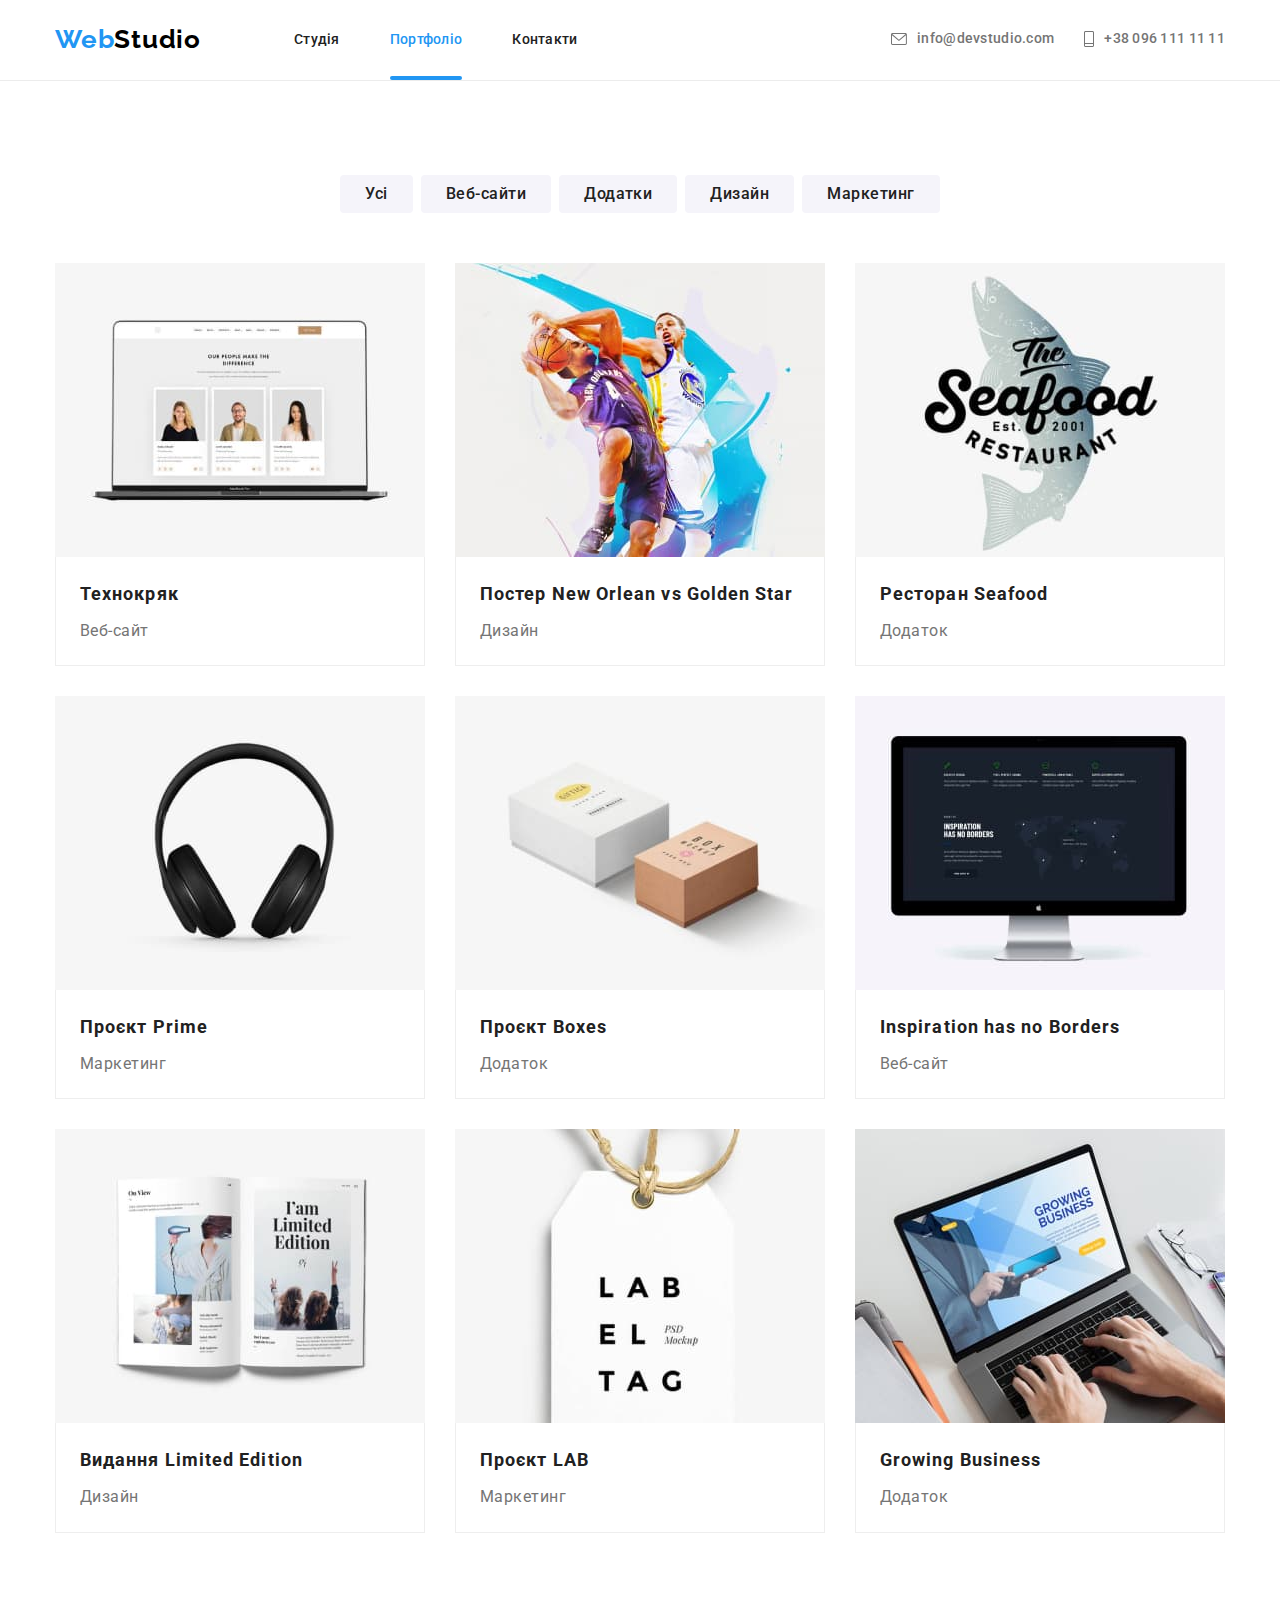
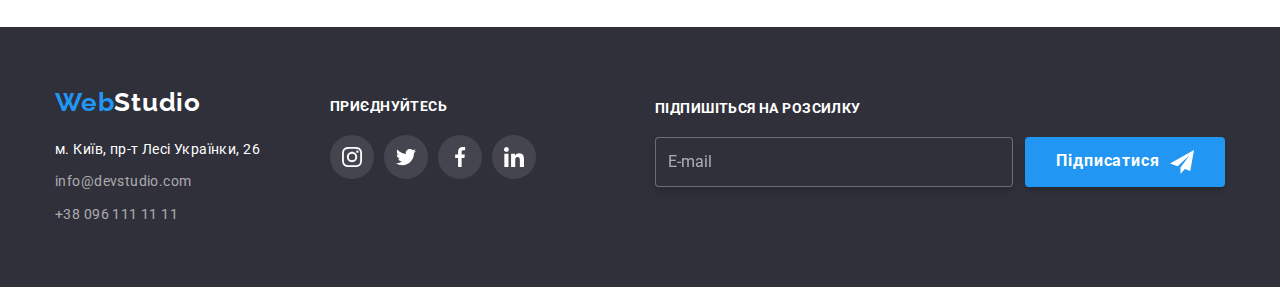
<file: portfolio.html>
<!DOCTYPE html>
<html lang="uk">
  <head>
    <meta charset="UTF-8" />
    <meta http-equiv="X-UA-Compatible" content="IE=edge" />
    <meta name="viewport" content="width=device-width, initial-scale=1.0" />
    <title>Портфоліо</title>
    <link
      rel="stylesheet"
      href="https://cdnjs.cloudflare.com/ajax/libs/modern-normalize/1.0.0/modern-normalize.min.css"
    />
    <link rel="stylesheet" href="./sass/main.min.css" />
    <link rel="preconnect" href="https://fonts.googleapis.com" />
    <link rel="preconnect" href="https://fonts.gstatic.com" crossorigin />
    <link
      href="https://fonts.googleapis.com/css2?family=Raleway:wght@700&family=Roboto:wght@400;500;700;900&display=swap"
      rel="stylesheet"
    />
  </head>
  <body>
    <header class="header">
      <div class="container">
        <nav class="header__menu">
          <a class="header__logo" href="./index.html" title="Home page"
            >Web<span>Studio</span></a
          >
          <ul class="header__nav">
            <li class="header__list">
              <a class="header__link" href="./index.html" title="Studio"
                >Студія</a
              >
            </li>
            <li class="header__list">
              <a
                class="header__link header__link--focus"
                href="./portfolio.html"
                title="Portfolio"
                >Портфоліо</a
              >
            </li>
            <li class="header__list">
              <a class="header__link" href="#" title="Contacts">Контакти</a>
            </li>
          </ul>
        </nav>
        <ul class="header__nav">
          <li class="header__contacts">
            <a class="link-contact" href="mailto:info@devstudio.com">
              <svg class="link-contact__icon" width="16" height="12">
                <use href="./images/icons.svg#icon-envelope-hover"></use>
              </svg>
              info@devstudio.com
            </a>
          </li>
          <li class="header__contacts">
            <a class="link-contact" href="tel:+380961111111">
              <svg class="link-contact__icon" width="10" height="16">
                <use href="./images/icons.svg#icon-Vector"></use>
              </svg>
              +38 096 111 11 11</a
            >
          </li>
        </ul>
      </div>
    </header>
    <main class="portfolio">
      <section class="portfolio-cards section-pading">
        <div class="container">
          <ul class="portfolio-buttons list-buttons">
            <li>
              <button
                class="portfolio-buttons__button portfolio-button"
                type="button"
              >
                Усі
              </button>
            </li>
            <li>
              <button
                class="portfolio-buttons__button portfolio-button"
                type="button"
              >
                Веб-сайти
              </button>
            </li>
            <li>
              <button
                class="portfolio-buttons__button portfolio-button"
                type="button"
              >
                Додатки
              </button>
            </li>
            <li>
              <button
                class="portfolio-buttons__button portfolio-button"
                type="button"
              >
                Дизайн
              </button>
            </li>
            <li>
              <button
                class="portfolio-buttons__button portfolio-button"
                type="button"
              >
                Маркетинг
              </button>
            </li>
          </ul>
          <ul class="products-list portfolio-cards-list">
            <li class="product-card portfolio-card">
              <!-- portfolio-card це не модифікатор -->
              <a class="product-card__link portfolio-card-link" href="#"
                ><!--portfilio-card-link це не модифікатор  -->
                <div class="product-card__cardimage-overlay cardimage-overlay">
                  <!-- це не модифікатор -->
                  <img
                    src="./images/technocrak.jpg"
                    alt="technocrak"
                    width="370"
                  />
                  <p class="product-card__overlay-text overlay-text">
                    <!-- це не модифікатор -->
                    Ресурс пропонує комплексні пропозиції з різним рівнем
                    функціоналу та сервісів. Все це дозволить відвідувачу
                    отримати вичерпні відомості про компанію чи приватну особу.
                  </p>
                </div>
                <div class="product-card__borderbottom cards-borderbottom">
                  <!-- це не модифікатор -->
                  <h3 class="product-card__title portfolio-card-title">
                    <!-- це не модифікатор -->

                    Технокряк
                  </h3>
                  <p class="product-card__text portfolio-card-text">Веб-сайт</p>
                </div>
              </a>
            </li>
            <li class="product-card portfolio-card">
              <!-- portfolio-card це не модифікатор -->
              <a class="product-card__link portfolio-card-link" href="">
                <!--portfilio-card-link це не модифікатор  -->
                <div class="product-card__cardimage-overlay cardimage-overlay">
                  <!-- це не модифікатор -->
                  <img
                    src="./images/poster-new-orlean-vs-golden-star.jpg"
                    alt="poster-new-orlean-vs-golden-star"
                    width="370"
                  />
                  <p class="product-card__overlay-text overlay-text">
                    <!-- це не модифікатор -->
                    Ресурс пропонує комплексні пропозиції з різним рівнем
                    функціоналу та сервісів. Все це дозволить відвідувачу
                    отримати вичерпні відомості про компанію чи приватну особу.
                  </p>
                </div>
                <div class="product-card__borderbottom cards-borderbottom">
                  <!-- це не модифікатор -->
                  <h3 class="product-card__title portfolio-card-title">
                    <!-- це не модифікатор -->

                    Постер New Orlean vs Golden Star
                  </h3>
                  <p class="product-card__text portfolio-card-text">Дизайн</p>
                  <!-- це не модифікатор -->
                </div>
              </a>
            </li>
            <li class="product-card portfolio-card">
              <!-- portfolio-card це не модифікатор -->
              <a class="product-card__link portfolio-card-link" href="">
                <!--portfilio-card-link це не модифікатор  -->
                <div class="product-card__cardimage-overlay cardimage-overlay">
                  <!-- це не модифікатор -->
                  <img
                    src="./images/seafood-restaurant.jpg"
                    alt="seafood-restaurant"
                    width="370"
                  />
                  <p class="product-card__overlay-text overlay-text">
                    <!-- це не модифікатор -->
                    Ресурс пропонує комплексні пропозиції з різним рівнем
                    функціоналу та сервісів. Все це дозволить відвідувачу
                    отримати вичерпні відомості про компанію чи приватну особу.
                  </p>
                </div>
                <div class="product-card__borderbottom cards-borderbottom">
                  <!-- це не модифікатор -->
                  <h3 class="product-card__title portfolio-card-title">
                    <!-- це не модифікатор -->
                    Ресторан Seafood
                  </h3>
                  <p class="product-card__text portfolio-card-text">Додаток</p>
                </div>
              </a>
            </li>
            <li class="product-card portfolio-card">
              <!-- portfolio-card це не модифікатор -->
              <a class="product-card__link portfolio-card-link" href="">
                <!--portfilio-card-link це не модифікатор  -->
                <div class="product-card__cardimage-overlay cardimage-overlay">
                  <!-- це не модифікатор -->
                  <img
                    src="./images/project-prime.jpg"
                    alt="project-prime"
                    width="370"
                  />
                  <p class="product-card__overlay-text overlay-text">
                    <!-- це не модифікатор -->
                    Ресурс пропонує комплексні пропозиції з різним рівнем
                    функціоналу та сервісів. Все це дозволить відвідувачу
                    отримати вичерпні відомості про компанію чи приватну особу.
                  </p>
                </div>
                <div class="product-card__borderbottom cards-borderbottom">
                  <!-- це не модифікатор -->
                  <h3 class="product-card__title portfolio-card-title">
                    <!-- це не модифікатор -->
                    Проєкт Prime
                  </h3>
                  <p class="product-card__text portfolio-card-text">
                    Маркетинг
                  </p>
                </div>
              </a>
            </li>
            <li class="product-card portfolio-card">
              <!-- portfolio-card це не модифікатор -->
              <a class="product-card__link portfolio-card-link" href="">
                <!--portfilio-card-link це не модифікатор  -->
                <div class="product-card__cardimage-overlay cardimage-overlay">
                  <!-- це не модифікатор -->
                  <img
                    src="./images/boxes-project.jpg"
                    alt="boxes-project"
                    width="370"
                  />
                  <p class="product-card__overlay-text overlay-text">
                    <!-- це не модифікатор -->
                    Ресурс пропонує комплексні пропозиції з різним рівнем
                    функціоналу та сервісів. Все це дозволить відвідувачу
                    отримати вичерпні відомості про компанію чи приватну особу.
                  </p>
                </div>
                <div class="product-card__borderbottom cards-borderbottom">
                  <!-- це не модифікатор -->
                  <h3 class="product-card__title portfolio-card-title">
                    <!-- це не модифікатор -->
                    Проєкт Boxes
                  </h3>
                  <p class="product-card__text portfolio-card-text">Додаток</p>
                </div>
              </a>
            </li>
            <li class="product-card portfolio-card">
              <!-- portfolio-card це не модифікатор -->
              <a class="product-card__link portfolio-card-link" href="">
                <!--portfilio-card-link це не модифікатор  -->
                <div class="product-card__cardimage-overlay cardimage-overlay">
                  <!-- це не модифікатор -->
                  <img
                    src="./images/inspiration-has-no-borders.jpg"
                    alt="inspiration-has-no-borders"
                    width="370"
                  />
                  <p class="product-card__overlay-text overlay-text">
                    <!-- це не модифікатор -->
                    Ресурс пропонує комплексні пропозиції з різним рівнем
                    функціоналу та сервісів. Все це дозволить відвідувачу
                    отримати вичерпні відомості про компанію чи приватну особу.
                  </p>
                </div>
                <div class="product-card__borderbottom cards-borderbottom">
                  <!-- це не модифікатор -->
                  <h3 class="product-card__title portfolio-card-title">
                    <!-- це не модифікатор -->

                    Inspiration has no Borders
                  </h3>
                  <p class="product-card__text portfolio-card-text">Веб-сайт</p>
                </div>
              </a>
            </li>
            <li class="product-card portfolio-card">
              <!-- portfolio-card це не модифікатор -->
              <a class="product-card__link portfolio-card-link" href="">
                <!--portfilio-card-link це не модифікатор  -->
                <div class="product-card__cardimage-overlay cardimage-overlay">
                  <!-- це не модифікатор -->
                  <img
                    src="./images/edition-limited-edition.jpg"
                    alt="edition-limited-edition"
                    width="370"
                  />
                  <p class="product-card__overlay-text overlay-text">
                    <!-- це не модифікатор -->
                    Ресурс пропонує комплексні пропозиції з різним рівнем
                    функціоналу та сервісів. Все це дозволить відвідувачу
                    отримати вичерпні відомості про компанію чи приватну особу.
                  </p>
                </div>
                <div class="product-card__borderbottom cards-borderbottom">
                  <!-- це не модифікатор -->
                  <h3 class="product-card__title portfolio-card-title">
                    <!-- це не модифікатор -->
                    Видання Limited Edition
                  </h3>
                  <p class="product-card__text portfolio-card-text">Дизайн</p>
                </div>
              </a>
            </li>
            <li class="product-card portfolio-card">
              <!-- portfolio-card це не модифікатор -->
              <a class="product-card__link portfolio-card-link" href="">
                <!--portfilio-card-link це не модифікатор  -->
                <div class="product-card__cardimage-overlay cardimage-overlay">
                  <!-- це не модифікатор -->
                  <img
                    src="./images/lab-project.jpg"
                    alt="lab-project"
                    width="370"
                  />
                  <p class="product-card__overlay-text overlay-text">
                    <!-- це не модифікатор -->
                    Ресурс пропонує комплексні пропозиції з різним рівнем
                    функціоналу та сервісів. Все це дозволить відвідувачу
                    отримати вичерпні відомості про компанію чи приватну особу.
                  </p>
                </div>
                <div class="product-card__borderbottom cards-borderbottom">
                  <!-- це не модифікатор -->
                  <h3 class="product-card__title portfolio-card-title">
                    <!-- це не модифікатор -->
                    Проєкт LAB
                  </h3>
                  <p class="product-card__text portfolio-card-text">
                    Маркетинг
                  </p>
                </div>
              </a>
            </li>
            <li class="product-card portfolio-card">
              <!-- portfolio-card це не модифікатор -->
              <a class="product-card__link portfolio-card-link" href="">
                <!--portfilio-card-link це не модифікатор  -->
                <div class="product-card__cardimage-overlay cardimage-overlay">
                  <!-- це не модифікатор -->
                  <img
                    src="./images/growing-business.jpg"
                    alt="growing-business"
                    width="370"
                  />
                  <p class="product-card__overlay-text overlay-text">
                    <!-- це не модифікатор -->
                    Ресурс пропонує комплексні пропозиції з різним рівнем
                    функціоналу та сервісів. Все це дозволить відвідувачу
                    отримати вичерпні відомості про компанію чи приватну особу.
                  </p>
                </div>
                <div class="product-card__borderbottom cards-borderbottom">
                  <!-- це не модифікатор -->
                  <h3 class="product-card__title portfolio-card-title">
                    <!-- це не модифікатор -->
                    Growing Business
                  </h3>
                  <p class="product-card__text portfolio-card-text">Додаток</p>
                </div>
              </a>
            </li>
          </ul>
        </div>
      </section>
    </main>
    <footer class="page-footer">
      <div class="container">
        <div>
          <a class="page-footer__logo" href="./index.html" title="Home page"
            >Web<span>Studio</span></a
          >
          <address>
            <ul class="page-footer__list">
              <li>
                <a
                  class="page-footer__address"
                  href="https://www.google.com/maps/@50.4271216,30.5393053,3a,75y,228.09h,97.19t/data=!3m7!1e1!3m5!1sasVsrGr3M_-aZiyaNuZzGQ!2e0!6shttps:%2F%2Fstreetviewpixels-pa.googleapis.com%2Fv1%2Fthumbnail%3Fpanoid%3DasVsrGr3M_-aZiyaNuZzGQ%26cb_client%3Dmaps_sv.tactile.gps%26w%3D203%26h%3D100%26yaw%3D108.164536%26pitch%3D0%26thumbfov%3D100!7i13312!8i6656"
                  target="_blank"
                  >м. Київ, пр-т Лесі Українки, 26</a
                >
              </li>
              <li>
                <a
                  class="page-footer__contacts"
                  href="mailto:info@devstudio.com"
                  >info@devstudio.com</a
                >
              </li>
              <li>
                <a class="page-footer__contacts" href="tel:+380961111111"
                  >+38 096 111 11 11</a
                >
              </li>
            </ul>
          </address>
        </div>
        <div class="footer-social">
          <p class="footer-social__title">приєднуйтесь</p>

          <ul class="messengers">
            <li>
              <a class="messengers__link link-social" href="#">
                <svg
                  class="messengers__icon icon-social"
                  width="20"
                  height="20"
                >
                  <use href="./images/icons.svg#icon-instagram-2"></use>
                </svg>
              </a>
            </li>
            <li>
              <a class="messengers__link link-social" href="#"
                ><svg
                  class="messengers__icon icon-social"
                  width="20"
                  height="20"
                >
                  <use href="./images/icons.svg#icon-twitter-1"></use>
                </svg>
              </a>
            </li>
            <li>
              <a class="messengers__link link-social" href=""
                ><svg
                  class="messengers__icon icon-social"
                  width="20"
                  height="20"
                >
                  <use href="./images/icons.svg#icon-facebook-1"></use>
                </svg>
              </a>
            </li>
            <li>
              <a class="messengers__link link-social" href="">
                <svg
                  class="messengers__icon icon-social"
                  width="20"
                  height="20"
                >
                  <use href="./images/icons.svg#icon-linkedin-1"></use>
                </svg>
              </a>
            </li>
          </ul>
        </div>
        <form
          class="subscriptionn"
          name="footer-form"
          autocomplete="on"
          novalidate
        >
          <label for="subscription" class="subscriptionn__title"
            >Підпишіться на розсилку</label
          >
          <div class="subscriptionn__flex">
            <input
              type="email"
              name="email"
              id="subscription"
              class="subscriptionn__input"
              placeholder="E-mail"
            />
            <button type="submit" class="subscriptionn__button">
              <span class="subscriptionn__btntext">Підписатися</span>
              <svg class="subscriptionn__icon" width="24" height="24">
                <use href="./images/icons.svg#icon-iconpaiperplane"></use>
              </svg>
            </button>
          </div>
        </form>
      </div>
    </footer>
  </body>
</html>
</file>
<file: sass/main.min.css>
ul,li,h1,h2,h3,p{margin:0;padding:0}img{display:block;max-width:100%;height:auto}*{box-sizing:border-box}:active,:hover,:focus{outline:0;outline-offset:0}.container{max-width:1200px;margin:0 auto;padding:0 15px}body{font-family:"Roboto",sans-serif;color:#212121;font-size:16px}.header{border-bottom:1px solid #ececec;padding:24px 0 25px}.header .container{display:flex;align-items:center}.header__menu{display:flex;align-items:center}.header__logo{color:#2196f3;font-family:"Raleway";font-weight:700;font-size:26px;line-height:119%;letter-spacing:.03em;text-decoration:none;list-style:none;margin-right:93px}.header__logo span{color:#000}.header__nav{list-style:none;display:flex;margin-right:0;margin-left:auto}.header__list:not(:last-child){margin-right:50px}.header__link{font-weight:500;font-size:14px;line-height:1.14;letter-spacing:.02em;text-decoration:none;list-style:none;color:#212121;transition:color 250ms cubic-bezier(0.4, 0, 0.2, 1)}.header__link:hover,.header__link:focus{color:#2196f3}.header__link--focus{position:relative;color:#2196f3}.header__link--focus::after{content:"";position:absolute;bottom:-33px;left:0;width:100%;height:4px;border-radius:2px;background-color:#2196f3}.header__contacts:not(:last-child){margin-right:30px}.link-contact{font-weight:500;font-size:14px;line-height:1.14;letter-spacing:.02em;text-decoration:none;list-style:none;color:#757575;display:flex;align-items:center;gap:10px;transition:color 250ms cubic-bezier(0.4, 0, 0.2, 1)}.link-contact:hover,.link-contact:focus{color:#2196f3}.link-contact:hover .link-contact__icon,.link-contact:focus .link-contact__icon{fill:#2196f3}.link-contact__icon{fill:#757575;transition:fill 250ms cubic-bezier(0.4, 0, 0.2, 1)}.section-title{background-image:linear-gradient(to right, rgba(47, 48, 58, 0.4), rgba(47, 48, 58, 0.4)),url(../images/background-hero-image.jpg);background-repeat:no-repeat;background-position:center;background-size:1600px 600px,1600px 600px;padding:200px 0}.section-title__title{font-weight:900;font-size:44px;line-height:1.36;text-align:center;letter-spacing:.06em;text-transform:uppercase;color:#fff;max-width:696px;margin:0 auto 30px auto}.section-title__button{margin:0 auto;display:block;background:#2196f3;box-shadow:0px 4px 4px rgba(0,0,0,.15);border-radius:4px;width:216px;height:50px;color:#fff;font-weight:700;font-size:16px;line-height:1.9;letter-spacing:.06em;border:0;cursor:pointer;transition:background-color 250ms cubic-bezier(0.4, 0, 0.2, 1)}.section-title__button:hover{background-color:#188ce8}.section-pading{padding:94px 0}.section-skills__list{list-style:none;display:flex;gap:30px}.card-skills{width:25%}.card-skills::before{display:block;margin-bottom:30px;content:"";height:120px;background-color:#f5f4fa;border-radius:4px}.card-skills__title{font-size:14px;line-height:1.14;letter-spacing:.03em;text-transform:uppercase;margin-bottom:10px}.card-skills__text{font-size:14px;line-height:1.7;letter-spacing:.03em;color:#757575;margin:0}.card-skills--icon-antenna::before,.card-skills--icon-clock::before,.card-skills--icon-diagram::before,.card-skills--icon-astronaut::before{background-repeat:no-repeat;background-position:center}.card-skills--icon-antenna::before{background-image:url(../images/antenna-icon.png)}.card-skills--icon-clock::before{background-image:url(../images/clock-icon.png)}.card-skills--icon-diagram::before{background-image:url(../images/diagram-icon.png)}.card-skills--icon-astronaut::before{background-image:url(../images/astronaut-icon.png)}.section-images{padding-bottom:94px}.section-images__subtitle{font-size:36px;line-height:1.169;text-align:center;letter-spacing:.03em;color:#212121;margin-bottom:50px}.section-images__list{list-style:none;display:flex;gap:30px}.image{position:relative}.image__subtitle{position:absolute;bottom:0;left:0;display:flex;justify-content:center;align-items:center;width:100%;height:23.8%;background:rgba(47,48,58,.8);font-style:normal;font-weight:700;font-size:14px;line-height:1.1428;text-align:center;letter-spacing:.03em;text-transform:uppercase;color:#fff}.section-pading{padding:94px 0}.section-team{background:#f5f4fa}.section-team__subtitle{font-size:36px;line-height:1.169;text-align:center;letter-spacing:.03em;color:#212121;margin-bottom:50px}.section-team__list{display:flex;gap:30px;flex-wrap:wrap;justify-content:center;list-style:none}.card{background:#fff;box-shadow:0px 1px 3px rgba(0,0,0,.12),0px 1px 1px rgba(0,0,0,.14),0px 2px 1px rgba(0,0,0,.2);border-radius:0px 0px 4px 4px}.card__title{font-weight:500;font-size:16px;line-height:1.19;text-align:center;letter-spacing:.03em;color:#212121;margin-bottom:10px;padding-top:30px}.card__text{font-size:16px;line-height:19px;text-align:center;letter-spacing:.03em;color:#757575;margin-bottom:16px}.list-masenger{display:flex;gap:10px;justify-content:center;padding-bottom:30px;list-style:none}.list-masenger__link{display:flex;align-items:center;justify-content:center;width:44px;height:44px;border-radius:50%;background-color:#fff;transition:background-color 250ms cubic-bezier(0.4, 0, 0.2, 1)}.list-masenger__link:hover,.list-masenger__link:focus{background-color:#2196f3}.list-masenger__icon{fill:#afb1b8;transition:fill 250ms cubic-bezier(0.4, 0, 0.2, 1)}.list-masenger__link:hover>.list-masenger__icon,.list-masenger__link:focus>.list-masenger__icon{fill:#fff}.section-clients{padding-bottom:94px}.section-clients__subtitle{font-size:36px;line-height:1.169;text-align:center;letter-spacing:.03em;color:#212121;margin-bottom:50px}.section-clients__list{display:flex;gap:30px;justify-content:center;flex-wrap:wrap;list-style:none}.section-clients__link{display:flex;justify-content:center;align-items:center;width:170px;height:92px;border:1px solid #afb1b8;border-radius:4px;transition:border-color 250ms cubic-bezier(0.4, 0, 0.2, 1)}.section-clients__link:hover,.section-clients__link:focus{border-color:#2196f3}.section-clients__logo{fill:#afb1b8;transition:fill 250ms cubic-bezier(0.4, 0, 0.2, 1)}.section-clients__link:hover>.section-clients__logo,.section-clients__link:focus>.section-clients__logo{fill:#2196f3}.page-footer{background:#2f303a;padding:60px 0}.page-footer .container{display:flex}.page-footer__logo{display:inline-block;font-family:"Raleway";font-weight:700;font-size:26px;line-height:1.19;letter-spacing:.03em;color:#2196f3;margin-bottom:20px;text-decoration:none}.page-footer__logo span{color:#fff}.page-footer__list{display:inline-block;list-style:none}.page-footer__list li:not(:last-child){margin-bottom:9px}.page-footer__address{font-style:normal;font-size:14px;line-height:1.7;letter-spacing:.03em;color:#fff;text-decoration:none;transition:color 250ms cubic-bezier(0.4, 0, 0.2, 1)}.page-footer__address:hover,.page-footer__address:focus{color:#2196f3}.page-footer__contacts{font-style:normal;font-size:14px;line-height:1.7;letter-spacing:.03em;color:rgba(255,255,255,.6);text-decoration:none;transition:color 250ms cubic-bezier(0.4, 0, 0.2, 1)}.page-footer__contacts:hover,.page-footer__contacts:focus{color:#2196f3}.footer-social{margin:12px 0 0 70px}.footer-social__title{font-size:14px;line-height:1.14;letter-spacing:.03em;text-transform:uppercase;color:#fff;margin-bottom:20px;font-weight:700}.messengers{display:flex;gap:10px;list-style:none}.messengers__link{background:rgba(255,255,255,.1);border-radius:50%;display:flex;align-items:center;justify-content:center;width:44px;height:44px;border-radius:50%;transition:background-color 250ms cubic-bezier(0.4, 0, 0.2, 1)}.messengers__link:hover,.messengers__link:focus{background-color:#2196f3}.messengers__icon{fill:#fff;transition:fill 250ms cubic-bezier(0.4, 0, 0.2, 1)}.link-social:hover>.messengers__icon,.link-social:focus>.messengers__icon{fill:#fff}.subscriptionn{margin-left:auto;margin-top:12px}.subscriptionn__title{display:inline-block;font-size:14px;line-height:1.14;letter-spacing:.03em;text-transform:uppercase;color:#fff;margin-bottom:20px;font-weight:700}.subscriptionn__flex{display:flex;flex-wrap:wrap}.subscriptionn__input{width:358px;height:50px;border:1px solid rgba(255,255,255,.3);filter:drop-shadow(0px 4px 4px rgba(0, 0, 0, 0.15));border-radius:4px;background-color:#2f303a;padding-left:12px;padding-right:12px;color:#fff;margin-right:12px;transition:border-color 250ms cubic-bezier(0.4, 0, 0.2, 1)}.subscriptionn__input:focus{border-color:#2196f3}.subscriptionn__input::-moz-placeholder{font-size:16px;line-height:20px;letter-spacing:1.25;color:rgba(255,255,255,.6)}.subscriptionn__input:-ms-input-placeholder{font-size:16px;line-height:20px;letter-spacing:1.25;color:rgba(255,255,255,.6)}.subscriptionn__input::placeholder{font-size:16px;line-height:20px;letter-spacing:1.25;color:rgba(255,255,255,.6)}.subscriptionn__button{display:flex;width:200px;height:50px;justify-content:center;align-items:center;background:#2196f3;box-shadow:0px 4px 4px rgba(0,0,0,.15);border-radius:4px;color:#fff;font-weight:700;font-size:16px;line-height:1.9;letter-spacing:.06em;border:0;cursor:pointer;transition:background-color 250ms cubic-bezier(0.4, 0, 0.2, 1)}.subscriptionn__button:hover{background-color:#188ce8}.subscriptionn__btntext{margin-right:10px;color:#fff}.subscriptionn__icon{fill:#fff}.portfolio-cards{padding:94px 0}.portfolio-buttons{display:flex;justify-content:center;gap:8px;margin-bottom:50px;list-style:none}.portfolio-buttons__button{background:#f5f4fa;border-radius:4px;font-family:"Roboto";font-weight:500;font-size:16px;line-height:1.6;text-align:center;letter-spacing:.03em;color:#212121;border:0;cursor:pointer;padding:6px 25px;transition-property:background-color,color,box-shadow;transition-duration:250ms;transition-timing-function:cubic-bezier(0.4, 0, 0.2, 1)}.portfolio-buttons__button:hover,.portfolio-buttons__button:focus{background:#2196f3;box-shadow:0px 3px 1px rgba(0,0,0,.1),0px 1px 2px rgba(0,0,0,.08),0px 2px 2px rgba(0,0,0,.12);color:#fff}.products-list{display:flex;flex-wrap:wrap;justify-content:center;gap:30px;list-style:none}.product-card{background:#fff}.product-card img{display:block}.product-card__link{display:block;text-decoration:none;transition:box-shadow 250ms cubic-bezier(0.4, 0, 0.2, 1)}.product-card__link:hover,.product-card__link:focus{box-shadow:0px 1px 1px rgba(0,0,0,.12),0px 4px 4px rgba(0,0,0,.06),1px 4px 6px rgba(0,0,0,.16)}.product-card__cardimage-overlay{position:relative;overflow:hidden}.product-card__overlay-text{position:absolute;display:flex;align-items:center;justify-content:center;padding:24px;width:100%;height:100%;top:0;left:0;transform:translateY(100%);transition:transform 250ms cubic-bezier(0.4, 0, 0.2, 1);font-size:18px;line-height:1.5555;letter-spacing:.03em;color:#fff;background-color:rgba(33,150,243,.9)}.product-card__link:hover .product-card__overlay-text{transform:translateY(0)}.product-card__borderbottom{padding:19px 24px;border-bottom:1px solid #eee;border-left:1px solid #eee;border-right:1px solid #eee}.product-card__title{font-weight:700;font-size:18px;line-height:2;letter-spacing:.06em;margin-bottom:4px;color:#212121}.product-card__text{font-size:16px;line-height:1.9;letter-spacing:.03em;color:#757575}.is-hidden{opacity:0;visibility:hidden;pointer-events:none}.backdrop{position:fixed;top:0;bottom:0;width:100%;height:100%;background-color:rgba(0,0,0,.2);transition:opacity 250ms cubic-bezier(0.4, 0, 0.2, 1),visibility 250ms cubic-bezier(0.4, 0, 0.2, 1)}.backdrop__modal{position:absolute;top:50%;left:50%;width:528px;height:581px;border-radius:4px;padding:40px;background-color:#fff;box-shadow:0px 1px 3px rgba(0,0,0,.12),0px 1px 1px rgba(0,0,0,.14),0px 2px 1px rgba(0,0,0,.2);transform:translate(-50%, -50%)}.closebtn{position:absolute;top:8px;right:8px;width:30px;height:30px;border-radius:50%;background-color:#fff;border:1px solid rgba(0,0,0,.1);cursor:pointer}.closebtn:hover .closebtn__icon{fill:#2196f3}.closebtn__icon{fill:#000;transition:fill 250ms cubic-bezier(0.4, 0, 0.2, 1)}.modal-form__title{font-weight:700;font-size:20px;line-height:23px;text-align:center;letter-spacing:.03em;margin:0;margin-bottom:12px}.modal-form__label{display:block;font-size:12px;line-height:14px;letter-spacing:.01em;color:#757575;margin-bottom:4px}.modal-form__box{position:relative;margin-bottom:10px}.modal-form__box input{width:100%;height:40px;border:1px solid rgba(33,33,33,.2);border-radius:4px;padding-left:42px;transition:border 250ms cubic-bezier(0.4, 0, 0.2, 1)}.modal-form__box input:focus{border-color:#2196f3}.modal-form__box input:focus~.icon-name-person,.modal-form__box input:focus~.icon-tel-person,.modal-form__box input:focus~.icon-mail-person{fill:#2196f3}.modal-form__icon--name,.modal-form__icon--tel,.modal-form__icon--mail{position:absolute;top:50%;left:15px;transform:translateY(-50%);fill:#212121;transition:fill 250ms cubic-bezier(0.4, 0, 0.2, 1)}.modal-form__box-textarea{height:120px;margin-bottom:20px}.modal-form__textarea{width:100%;height:100%;border:1px solid rgba(33,33,33,.2);border-radius:4px;resize:none;padding:12px 16px;transition:border 250ms cubic-bezier(0.4, 0, 0.2, 1)}.modal-form__textarea:focus{border-color:#2196f3}.modal-form__textarea::-moz-placeholder{font-size:12px;line-height:14px;letter-spacing:.01em;color:rgba(117,117,117,.5)}.modal-form__textarea:-ms-input-placeholder{font-size:12px;line-height:14px;letter-spacing:.01em;color:rgba(117,117,117,.5)}.modal-form__textarea::placeholder{font-size:12px;line-height:14px;letter-spacing:.01em;color:rgba(117,117,117,.5)}.conditionss{height:24px;margin-bottom:30px;text-align:center}.conditionss__lable{font-size:14px;line-height:24px;letter-spacing:.03em;color:#757575}.conditionss__checkbox{-webkit-appearance:none;-moz-appearance:none;appearance:none}.conditionss__checkbox:checked+.conditionss__castom-check{background-color:#2196f3;border-color:#2196f3}.conditionss__castom-check{display:inline-flex;justify-content:center;align-items:center;width:16px;height:15px;border:2px solid #212121;border-radius:2px;margin-right:8.38px;transition:background-color 250ms cubic-bezier(0.4, 0, 0.2, 1)}.conditionss__link{font-size:14px;line-height:26px;letter-spacing:.03em;color:#2196f3;text-decoration:none;border-bottom:.5px solid #2196f3}.button-modal{width:200px;margin:0 auto;display:block;background:#2196f3;box-shadow:0px 4px 4px rgba(0,0,0,.15);border-radius:4px;height:50px;color:#fff;font-weight:700;font-size:16px;line-height:1.9;letter-spacing:.06em;border:0;cursor:pointer;transition:background-color 250ms cubic-bezier(0.4, 0, 0.2, 1)}.button-modal:hover{background-color:#188ce8}/*# sourceMappingURL=main.min.css.map */
</file>
